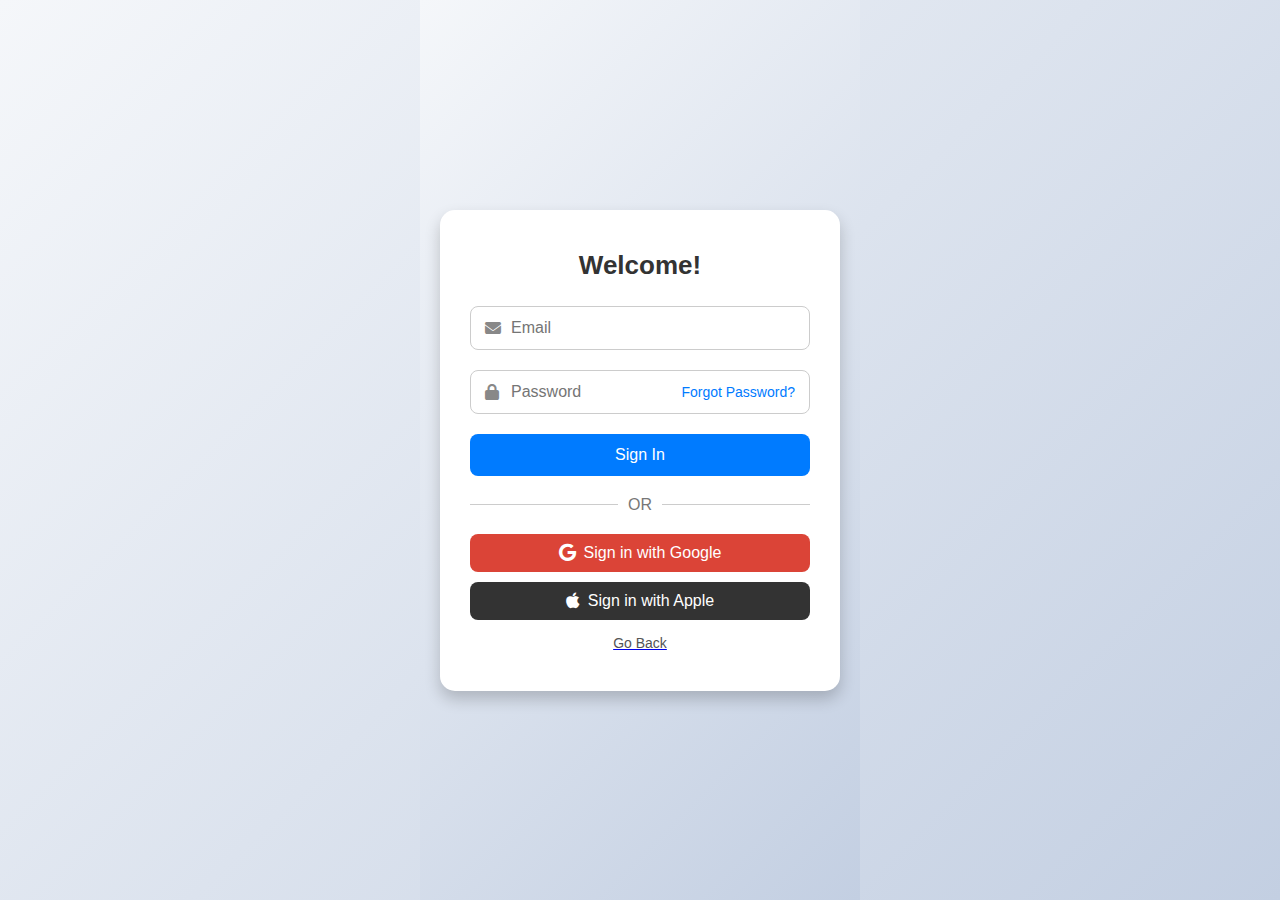
<file: sign.html>
<!DOCTYPE html>
<html lang="en">
<head>
    <meta charset="UTF-8">
    <meta name="viewport" content="width=device-width, initial-scale=1.0">
    <title>Sign In - TripAdvisor Clone</title>
    <link rel="stylesheet" href="sign.css"> <!-- Link to external CSS -->
    <link rel="stylesheet" href="https://cdnjs.cloudflare.com/ajax/libs/font-awesome/6.4.0/css/all.min.css">
</head>
<body>
    <div class="sign-in-container">
        <div class="sign-in-box">
            <h2>Welcome!</h2>
            <form action="imdex.html">
                <div class="input-group">
                    <i class="fa-solid fa-envelope"></i>
                    <input type="email" placeholder="Email" required>
                </div>
                <div class="input-group">
                    <i class="fa-solid fa-lock"></i>
                    <input type="password" placeholder="Password" required>
                    <a href="#" class="forgot-password">Forgot Password?</a>
                </div>
                <button type="submit" class="sign-in-button">Sign In</button>
            </form>
            <div class="divider">
                <span>OR</span>
            </div>
            <div class="alternative-sign-in">
                <button class="google-button"><i class="fa-brands fa-google"></i> Sign in with Google</button>
                <button class="apple-button"><i class="fa-brands fa-apple"></i> Sign in with Apple</button>
            </div>
            <a href="index.html"><p class="signup-link">Go Back</p></a>
        </div>
    </div>
</body>
</html>
</file>
<file: sign.css>
/* Reset and base styles */
* {
    margin: 0;
    padding: 0;
    box-sizing: border-box;
}

body, html {
    height: 100%;
    font-family: 'Segoe UI', Tahoma, Geneva, Verdana, sans-serif;
    background: linear-gradient(135deg, #f5f7fa, #c3cfe2);
    display: flex;
    justify-content: center;
    align-items: center;
    margin: 0;
}

/* Sign-in Container */
.sign-in-container {
    display: flex;
    justify-content: center;
    align-items: center;
    width: 100%;
    height: 100vh; /* Ensure full viewport height */
    padding: 20px;
}

/* Sign-in Box */
.sign-in-box {
    background-color: white;
    padding: 40px 30px;
    border-radius: 15px;
    box-shadow: 0 8px 16px rgba(0, 0, 0, 0.2);
    width: 400px;
    max-width: 100%;
    text-align: center;
    animation: fadeIn 0.5s ease-in-out;
}

@keyframes fadeIn {
    from { opacity: 0; transform: translateY(-20px); }
    to { opacity: 1; transform: translateY(0); }
}

.sign-in-box h2 {
    margin-bottom: 25px;
    font-size: 26px;
    color: #333;
    font-weight: 600;
}

.input-group {
    position: relative;
    margin-bottom: 20px;
}

.input-group i {
    position: absolute;
    top: 50%;
    left: 15px;
    transform: translateY(-50%);
    color: #888;
}

.input-group input {
    width: 100%;
    padding: 12px 15px 12px 40px;
    border: 1px solid #ccc;
    border-radius: 8px;
    font-size: 16px;
    transition: border-color 0.3s;
}

.input-group input:focus {
    border-color: #007bff;
    outline: none;
}

/* Forgot Password Link */
.forgot-password {
    position: absolute;
    top: 50%;
    right: 15px;
    transform: translateY(-50%);
    font-size: 14px;
    color: #007bff;
    text-decoration: none;
    transition: color 0.3s;
}

.forgot-password:hover {
    color: #0056b3;
}

/* Sign-In Button */
.sign-in-button {
    width: 100%;
    padding: 12px;
    background-color: #007bff;
    color: white;
    border: none;
    border-radius: 8px;
    cursor: pointer;
    font-size: 16px;
    font-weight: 500;
    transition: background-color 0.3s, transform 0.2s;
}

.sign-in-button:hover {
    background-color: #0056b3;
    transform: translateY(-2px);
}

/* Divider */
.divider {
    display: flex;
    align-items: center;
    text-align: center;
    margin: 20px 0;
}

.divider::before,
.divider::after {
    content: '';
    flex: 1;
    border-bottom: 1px solid #ccc;
}

.divider::before {
    margin-right: 10px;
}

.divider::after {
    margin-left: 10px;
}

.divider span {
    color: #777;
    font-weight: 500;
}

/* Alternative Sign-In Buttons */
.alternative-sign-in button {
    width: 100%;
    padding: 10px;
    border: none;
    border-radius: 8px;
    cursor: pointer;
    font-size: 16px;
    display: flex;
    align-items: center;
    justify-content: center;
    transition: background-color 0.3s, transform 0.2s;
    margin-bottom: 10px;
}

.alternative-sign-in .google-button {
    background-color: #db4437;
    color: white;
}

.alternative-sign-in .google-button:hover {
    background-color: #c33c2e;
    transform: translateY(-2px);
}

.alternative-sign-in .apple-button {
    background-color: #333;
    color: white;
}

.alternative-sign-in .apple-button:hover {
    background-color: #000;
    transform: translateY(-2px);
}

.alternative-sign-in i {
    margin-right: 8px;
    font-size: 18px;
}

/* Signup Link */
.signup-link {
    margin-top: 15px;
    font-size: 14px;
    color: #555;
}

.signup-link a {
    color: #007bff;
    text-decoration: none;
    font-weight: 500;
    transition: color 0.3s;
}

.signup-link a:hover {
    color: #0056b3;
}

/* Media Queries */

/* Tablet View */
@media screen and (max-width: 800px) {
    .sign-in-box {
        width: 350px;
        padding: 35px 25px;
    }

    .sign-in-box h2 {
        font-size: 24px;
    }

    .input-group input {
        font-size: 15px;
    }

    .forgot-password {
        font-size: 13px;
    }

    .sign-in-button {
        font-size: 15px;
        padding: 10px;
    }

    .alternative-sign-in button {
        font-size: 15px;
        padding: 9px;
    }

    .signup-link {
        font-size: 13px;
    }
}

/* Mobile View */
@media screen and (max-width: 600px) {
    .sign-in-box {
        width: 100%;
        padding: 30px 20px;
    }

    .sign-in-box h2 {
        font-size: 22px;
    }

    .input-group input {
        font-size: 14px;
        padding: 10px 15px 10px 35px;
    }

    .forgot-password {
        font-size: 12px;
    }

    .sign-in-button {
        font-size: 14px;
        padding: 9px;
    }

    .alternative-sign-in button {
        font-size: 14px;
        padding: 8px;
    }

    .signup-link {
        font-size: 12px;
    }
}
</file>
